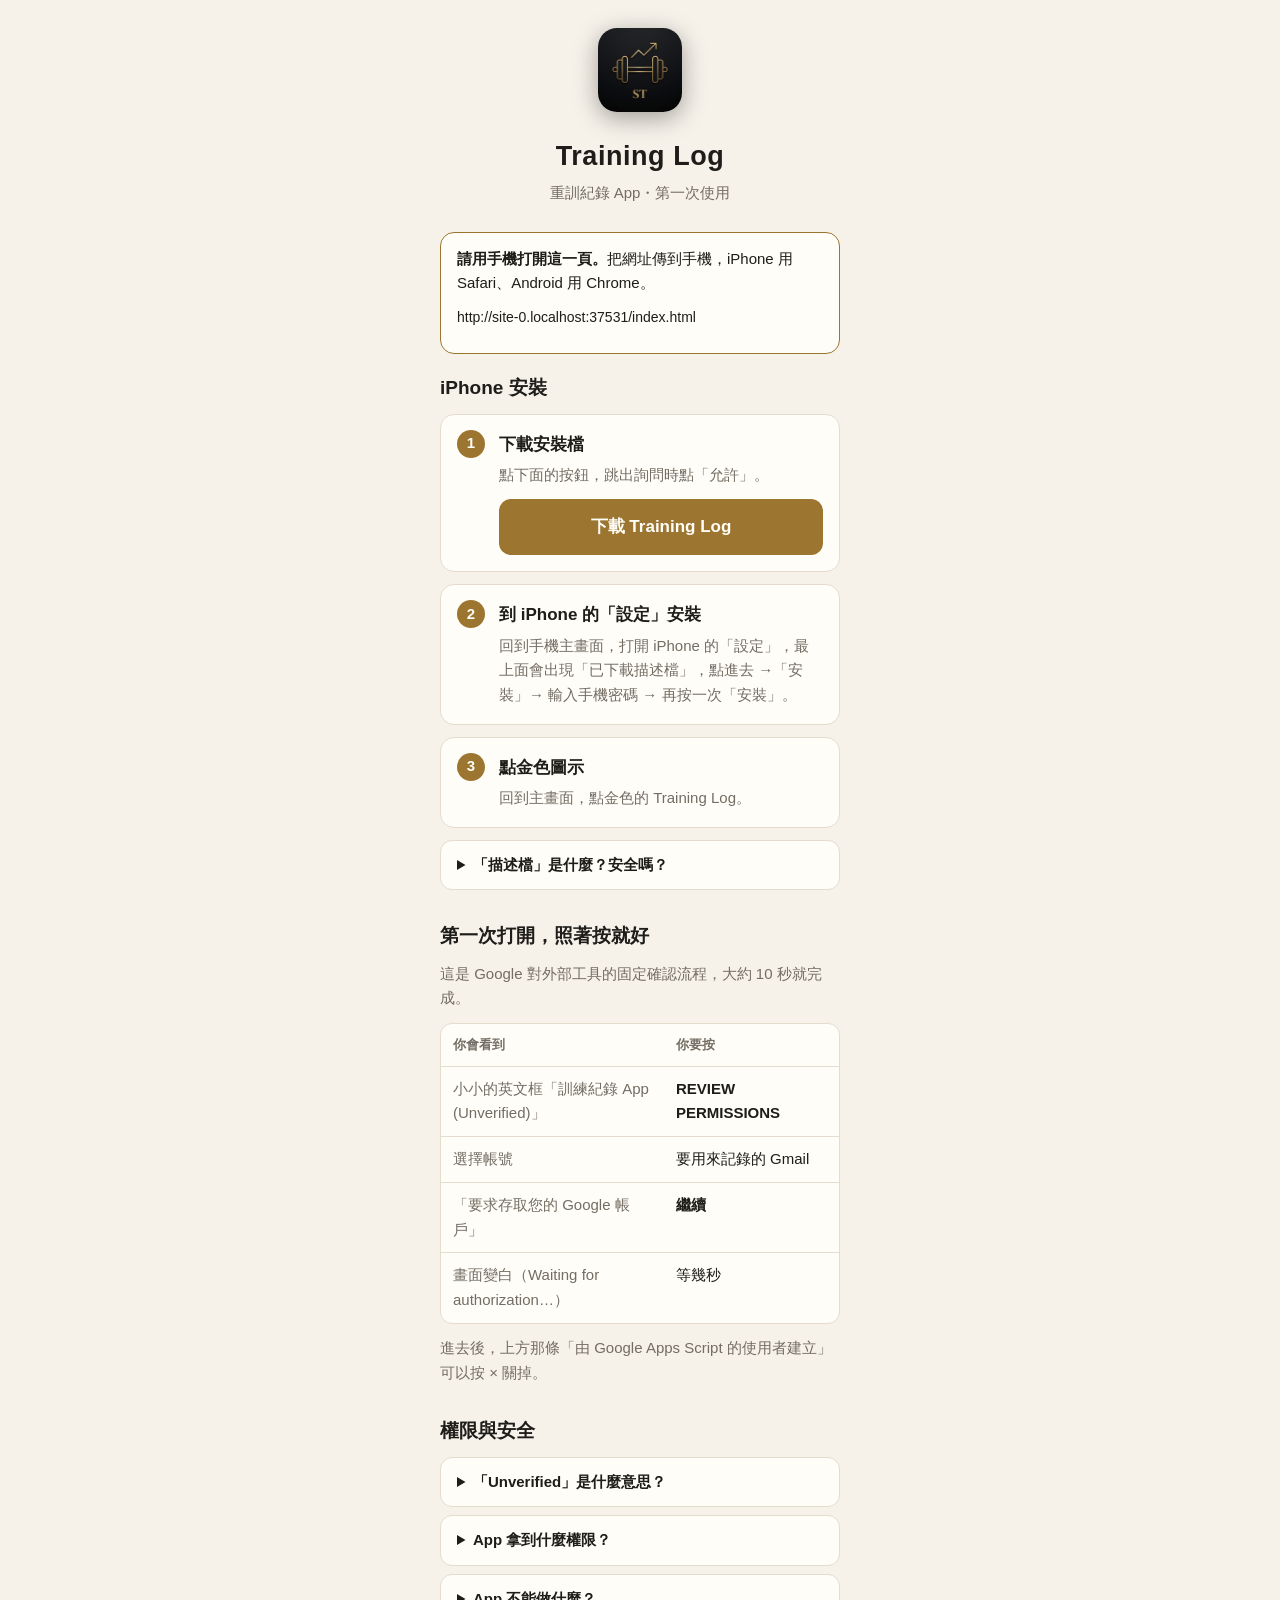
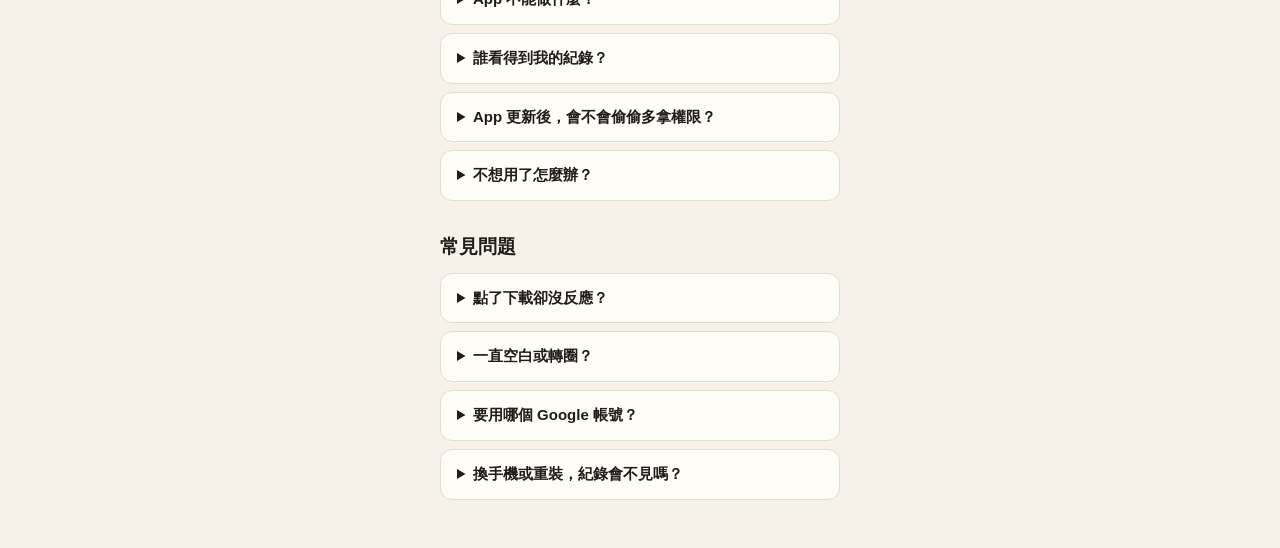
<file: index.html>
<!doctype html>
<html lang="zh-Hant">
<head>
<meta charset="utf-8">
<meta name="viewport" content="width=device-width,initial-scale=1,viewport-fit=cover">
<title>Training Log｜第一次使用</title>
<meta name="description" content="重訓紀錄 App。紀錄只存在你自己的 Google 雲端硬碟，只有你看得到。">
<!-- 分享預覽（LINE、Messenger 等）：沒有這些時會抓頁面裡的文字（包含隱藏的提示框） -->
<meta property="og:type" content="website">
<meta property="og:site_name" content="Training Log">
<meta property="og:title" content="Training Log｜重訓紀錄 App">
<meta property="og:description" content="重訓紀錄 App。紀錄只存在你自己的 Google 雲端硬碟，只有你看得到。">
<meta property="og:url" content="https://workhau185541-cpu.github.io/training-log/">
<meta property="og:image" content="https://workhau185541-cpu.github.io/training-log/icon-512.png">
<meta property="og:image:width" content="512">
<meta property="og:image:height" content="512">
<meta name="twitter:card" content="summary">
<link rel="apple-touch-icon" href="apple-touch-icon.png">
<link rel="icon" type="image/png" sizes="192x192" href="icon-192.png">
<meta name="theme-color" content="#121318">
<script>
  // LINE 內建瀏覽器裝不了描述檔：自動改用 Safari 打開
  (function () {
    var ua = navigator.userAgent;
    if (/ Line\//.test(ua) && location.search.indexOf('openExternalBrowser') < 0) {
      location.replace(location.pathname + '?openExternalBrowser=1');
    }
  })();
</script>
<style>
  :root{--bg:#121318;--card:#1b1d24;--line:#2a2d36;--ink:#efe6d4;--dust:#9c958a;--gold:#c8a35d;--on-gold:#16130c}
  @media (prefers-color-scheme: light){:root{--bg:#f6f2ea;--card:#fffdf8;--line:#e4dccd;--ink:#1f1d1a;--dust:#736d63;--gold:#9c7630;--on-gold:#fffdf8}}
  *{box-sizing:border-box}
  body{margin:0;background:var(--bg);color:var(--ink);font:16px/1.65 -apple-system,BlinkMacSystemFont,"PingFang TC","Noto Sans TC",sans-serif;-webkit-text-size-adjust:100%}
  main{max-width:440px;margin:0 auto;padding:calc(28px + env(safe-area-inset-top)) 20px calc(40px + env(safe-area-inset-bottom))}
  header{text-align:center;margin-bottom:26px}
  header img{width:84px;height:84px;border-radius:19px;box-shadow:0 6px 24px rgba(0,0,0,.35)}
  h1{font-size:27px;margin:14px 0 2px;letter-spacing:.02em}
  .sub{margin:0;color:var(--dust);font-size:15px}
  .note{background:var(--card);border:1px solid var(--gold);border-radius:14px;padding:14px 16px;margin-bottom:18px;font-size:15px}
  .note p{margin:0 0 10px}
  ol.steps{list-style:none;margin:0;padding:0;counter-reset:s}
  ol.steps>li{counter-increment:s;position:relative;background:var(--card);border:1px solid var(--line);border-radius:14px;padding:16px 16px 16px 58px;margin-bottom:12px}
  ol.steps>li::before{content:counter(s);position:absolute;left:16px;top:15px;width:28px;height:28px;border-radius:50%;background:var(--gold);color:var(--on-gold);font-weight:700;font-size:15px;display:flex;align-items:center;justify-content:center}
  h2{font-size:17px;margin:0 0 4px}
  h3{font-size:19px;margin:30px 0 10px}
  .steps p{margin:0;color:var(--dust);font-size:15px}
  .steps p+p{margin-top:6px}
  b{color:var(--ink);font-weight:600}
  .btn{display:block;width:100%;margin-top:12px;padding:14px;border:0;border-radius:12px;background:var(--gold);color:var(--on-gold);font:inherit;font-weight:700;font-size:17px;text-align:center;text-decoration:none;cursor:pointer}
  .btn.ghost{background:transparent;color:var(--gold);border:1px solid var(--gold);font-size:15px;padding:11px}
  details{background:var(--card);border:1px solid var(--line);border-radius:12px;padding:12px 16px;margin-bottom:8px;font-size:15px}
  summary{cursor:pointer;font-weight:600}
  details p{margin:8px 0 0;color:var(--dust)}
  .url{word-break:break-all;color:var(--ink);font-size:14px}
  ol.mini{margin:0 0 4px;padding-inline-start:20px;color:var(--dust)}
  ol.mini li+li{margin-top:4px}
  .lead{margin:0 0 12px;color:var(--dust);font-size:15px}
  .after{margin:12px 0 0;color:var(--dust);font-size:15px}
  details ul{margin:8px 0 0;padding-inline-start:20px;color:var(--dust)}
  details li+li{margin-top:4px}
  /* 「你會看到／你要按」：窄螢幕放不下就改成上下排 */
  table.flow{width:100%;border-collapse:separate;border-spacing:0;background:var(--card);border:1px solid var(--line);border-radius:12px;overflow:hidden;font-size:15px;table-layout:fixed}
  .flow th,.flow td{padding:10px 12px;text-align:left;vertical-align:top;overflow-wrap:anywhere}
  .flow th{color:var(--dust);font-weight:600;font-size:13px;border-bottom:1px solid var(--line)}
  .flow th:first-child,.flow td:first-child{width:56%}
  .flow tr+tr td{border-top:1px solid var(--line)}
  .flow td:first-child{color:var(--dust)}
  @media (max-width:359px){
    .flow thead{display:none}
    .flow,.flow tbody,.flow tr,.flow td{display:block;width:auto!important}
    .flow tr+tr{border-top:1px solid var(--line)}
    .flow tr+tr td{border-top:0}
    .flow td{padding:2px 12px}
    .flow tr td:first-child{padding-top:10px}
    .flow tr td:last-child{padding-bottom:10px}
    .flow td::before{content:attr(data-h)"：";color:var(--dust);font-size:13px}
  }
  section>h3:first-child{margin-top:0}
  [hidden]{display:none!important}
</style>
</head>
<body>
<main>
  <header>
    <img src="apple-touch-icon.png" alt="">
    <h1>Training Log</h1>
    <p class="sub">重訓紀錄 App・第一次使用</p>
  </header>

  <!-- 從舊版的主畫面圖示打開時（全螢幕模式下裝不了描述檔） -->
  <div class="note" id="oldIcon" hidden>
    <p><b>你點的是舊版的圖示。</b>新版要在 Safari 裡安裝：</p>
    <p>① 點下面的按鈕複製網址<br>② 打開 Safari 貼上，照步驟安裝<br>③ 裝好後，長按這個舊圖示 →「移除 App」。</p>
    <button class="btn ghost" data-copy>複製這頁網址</button>
  </div>

  <!-- 在 LINE 以外的 App 內建瀏覽器打開時 -->
  <div class="note" id="inApp" hidden>
    <p><b>請改用 Safari 打開這一頁，</b>App 裡的瀏覽器沒辦法安裝。</p>
    <p>點選單裡的「在 Safari 中打開」，或複製網址貼到 Safari。</p>
    <button class="btn ghost" data-copy>複製這頁網址</button>
  </div>

  <!-- 用電腦打開時 -->
  <div class="note" id="desktop" hidden>
    <p><b>請用手機打開這一頁。</b>把網址傳到手機，iPhone 用 Safari、Android 用 Chrome。</p>
    <p class="url" id="pageUrl"></p>
  </div>

  <!-- iPhone -->
  <section id="ios">
    <h3>iPhone 安裝</h3>
    <ol class="steps">
      <li>
        <h2>下載安裝檔</h2>
        <p>點下面的按鈕，跳出詢問時點「允許」。</p>
        <a class="btn" href="TrainingLog.mobileconfig">下載 Training Log</a>
      </li>
      <li>
        <h2>到 iPhone 的「設定」安裝</h2>
        <p>回到手機主畫面，打開 iPhone 的「設定」，最上面會出現「已下載描述檔」，點進去 →「安裝」→ 輸入手機密碼 → 再按一次「安裝」。</p>
      </li>
      <li>
        <h2>點金色圖示</h2>
        <p>回到主畫面，點金色的 Training Log。</p>
      </li>
    </ol>
    <details>
      <summary>「描述檔」是什麼？安全嗎？</summary>
      <p>這個描述檔只做一件事：在主畫面放一個 Training Log 圖示，點了會用全螢幕打開 App。它不會管理你的手機，也讀不到手機裡的任何資料。安裝前可以在「設定」裡先點開看內容。畫面寫「未簽署」，是因為沒有付費向 Apple 申請簽章，不影響安全。不想用了，到 iPhone 的「設定」→「一般」→「VPN 與裝置管理」就能移除。</p>
    </details>
  </section>

  <!-- Android（取代上面的 iPhone 區塊） -->
  <section id="android" hidden>
    <h3>Android 安裝</h3>
    <ol class="steps">
      <li>
        <h2>打開 App</h2>
        <p>用 Chrome 點下面的按鈕，登入你的 Google 帳號。</p>
        <a class="btn" href="https://script.google.com/macros/s/AKfycbxDWZ1124FQDlu1KshJsARIdvC5_BvFB0hkfL5W878RJ477UChN2mzhdn8EptuJ38ro/exec">打開 Training Log</a>
      </li>
      <li>
        <h2>加到主畫面</h2>
        <p>點右上角的 ⋮ →「加到主畫面」，之後從主畫面點開就好。</p>
      </li>
    </ol>
  </section>

  <h3>第一次打開，照著按就好</h3>
  <p class="lead">這是 Google 對外部工具的固定確認流程，大約 10 秒就完成。</p>
  <table class="flow">
    <thead><tr><th>你會看到</th><th>你要按</th></tr></thead>
    <tbody>
      <tr><td data-h="你會看到">小小的英文框「訓練紀錄 App (Unverified)」</td><td data-h="你要按"><b>REVIEW PERMISSIONS</b></td></tr>
      <tr><td data-h="你會看到">選擇帳號</td><td data-h="你要按">要用來記錄的 Gmail</td></tr>
      <tr><td data-h="你會看到">「要求存取您的 Google 帳戶」</td><td data-h="你要按"><b>繼續</b></td></tr>
      <tr><td data-h="你會看到">畫面變白（Waiting for authorization…）</td><td data-h="你要按">等幾秒</td></tr>
    </tbody>
  </table>
  <p class="after">進去後，上方那條「由 Google Apps Script 的使用者建立」可以按 × 關掉。</p>

  <h3>權限與安全</h3>
  <details>
    <summary>「Unverified」是什麼意思？</summary>
    <p>代表這個 App 沒有送 Google 做正式審查。正式審查是給公開上架、大量使用者的 App；這是朋友之間分享的個人工具，所以沒有送審。這不代表 App 有問題，只是 Google 提醒你：「這不是我們審查過的。」</p>
  </details>
  <details>
    <summary>App 拿到什麼權限？</summary>
    <p>只有一項：存取「這個 App 自己建立的檔案」，實際上就是你雲端硬碟裡一份叫「訓練紀錄」的試算表。</p>
  </details>
  <details>
    <summary>App 不能做什麼？</summary>
    <p>看不到你雲端硬碟裡的其他檔案，碰不到 Gmail、聯絡人、相簿、行事曆，也不能把資料傳到外部網站，因為它沒有對外連線的權限。</p>
  </details>
  <details>
    <summary>誰看得到我的紀錄？</summary>
    <p>只有你。試算表存在你自己的雲端硬碟，沒有分享給任何人，開發者也打不開。App 是用你的身分執行，存取的是你自己的檔案。開發者只看得到使用人數、有沒有出錯這類統計，看不到內容。</p>
  </details>
  <details>
    <summary>App 更新後，會不會偷偷多拿權限？</summary>
    <p>不會。只要 App 需要任何新權限，Google 都會重新跳出確認畫面，你同意了才算數。</p>
  </details>
  <details>
    <summary>不想用了怎麼辦？</summary>
    <ul>
      <li>收回權限：Google 帳號 →「安全性」→「第三方應用程式和服務」→「訓練紀錄 App」→ 移除存取權</li>
      <li>刪除資料：直接刪掉雲端硬碟裡的「訓練紀錄」試算表</li>
      <li>移除圖示：iPhone 的「設定」→「一般」→「VPN 與裝置管理」→ 移除 Training Log</li>
    </ul>
  </details>

  <h3>常見問題</h3>
  <details>
    <summary>點了下載卻沒反應？</summary>
    <p>請確認是用 Safari 打開這一頁，不是 LINE、IG 裡的瀏覽器，再點一次。</p>
  </details>
  <details>
    <summary>一直空白或轉圈？</summary>
    <p>把 App 從下往上滑掉，再點一次金色圖示。還是不行的話，截圖傳給分享給你的朋友。</p>
  </details>
  <details>
    <summary>要用哪個 Google 帳號？</summary>
    <p>建議用個人的 Gmail，學校或公司的帳號可能會被管理員擋下來。</p>
  </details>
  <details>
    <summary>換手機或重裝，紀錄會不見嗎？</summary>
    <p>不會。紀錄存在你的雲端硬碟，用同一個 Google 帳號登入就都回來了。</p>
  </details>
</main>

<script>
  (function () {
    var ua = navigator.userAgent;
    var isIOS = /iPhone|iPad|iPod/.test(ua) || (navigator.platform === 'MacIntel' && navigator.maxTouchPoints > 1);
    var isAndroid = /Android/.test(ua);
    var inApp = /FBAN|FBAV|Instagram|MicroMessenger|Line\/|Messenger|Threads/.test(ua);
    var pageUrl = location.origin + location.pathname;

    if (isAndroid) {
      document.getElementById('ios').hidden = true;
      document.getElementById('android').hidden = false;
    }
    var standalone = navigator.standalone === true || matchMedia('(display-mode: standalone)').matches;
    if (standalone && isIOS) document.getElementById('oldIcon').hidden = false;
    else if (inApp && isIOS) document.getElementById('inApp').hidden = false;
    if (!isIOS && !isAndroid) {
      document.getElementById('desktop').hidden = false;
      document.getElementById('pageUrl').textContent = pageUrl;
    }

    Array.prototype.forEach.call(document.querySelectorAll('[data-copy]'), function (copyBtn) {
      copyBtn.addEventListener('click', function () {
        var done = function () { copyBtn.textContent = '已複製，請貼到 Safari'; };
        if (navigator.clipboard) navigator.clipboard.writeText(pageUrl).then(done, function () { prompt('複製這個網址：', pageUrl); });
        else prompt('複製這個網址：', pageUrl);
      });
    });
  })();
</script>
</body>
</html>
</file>
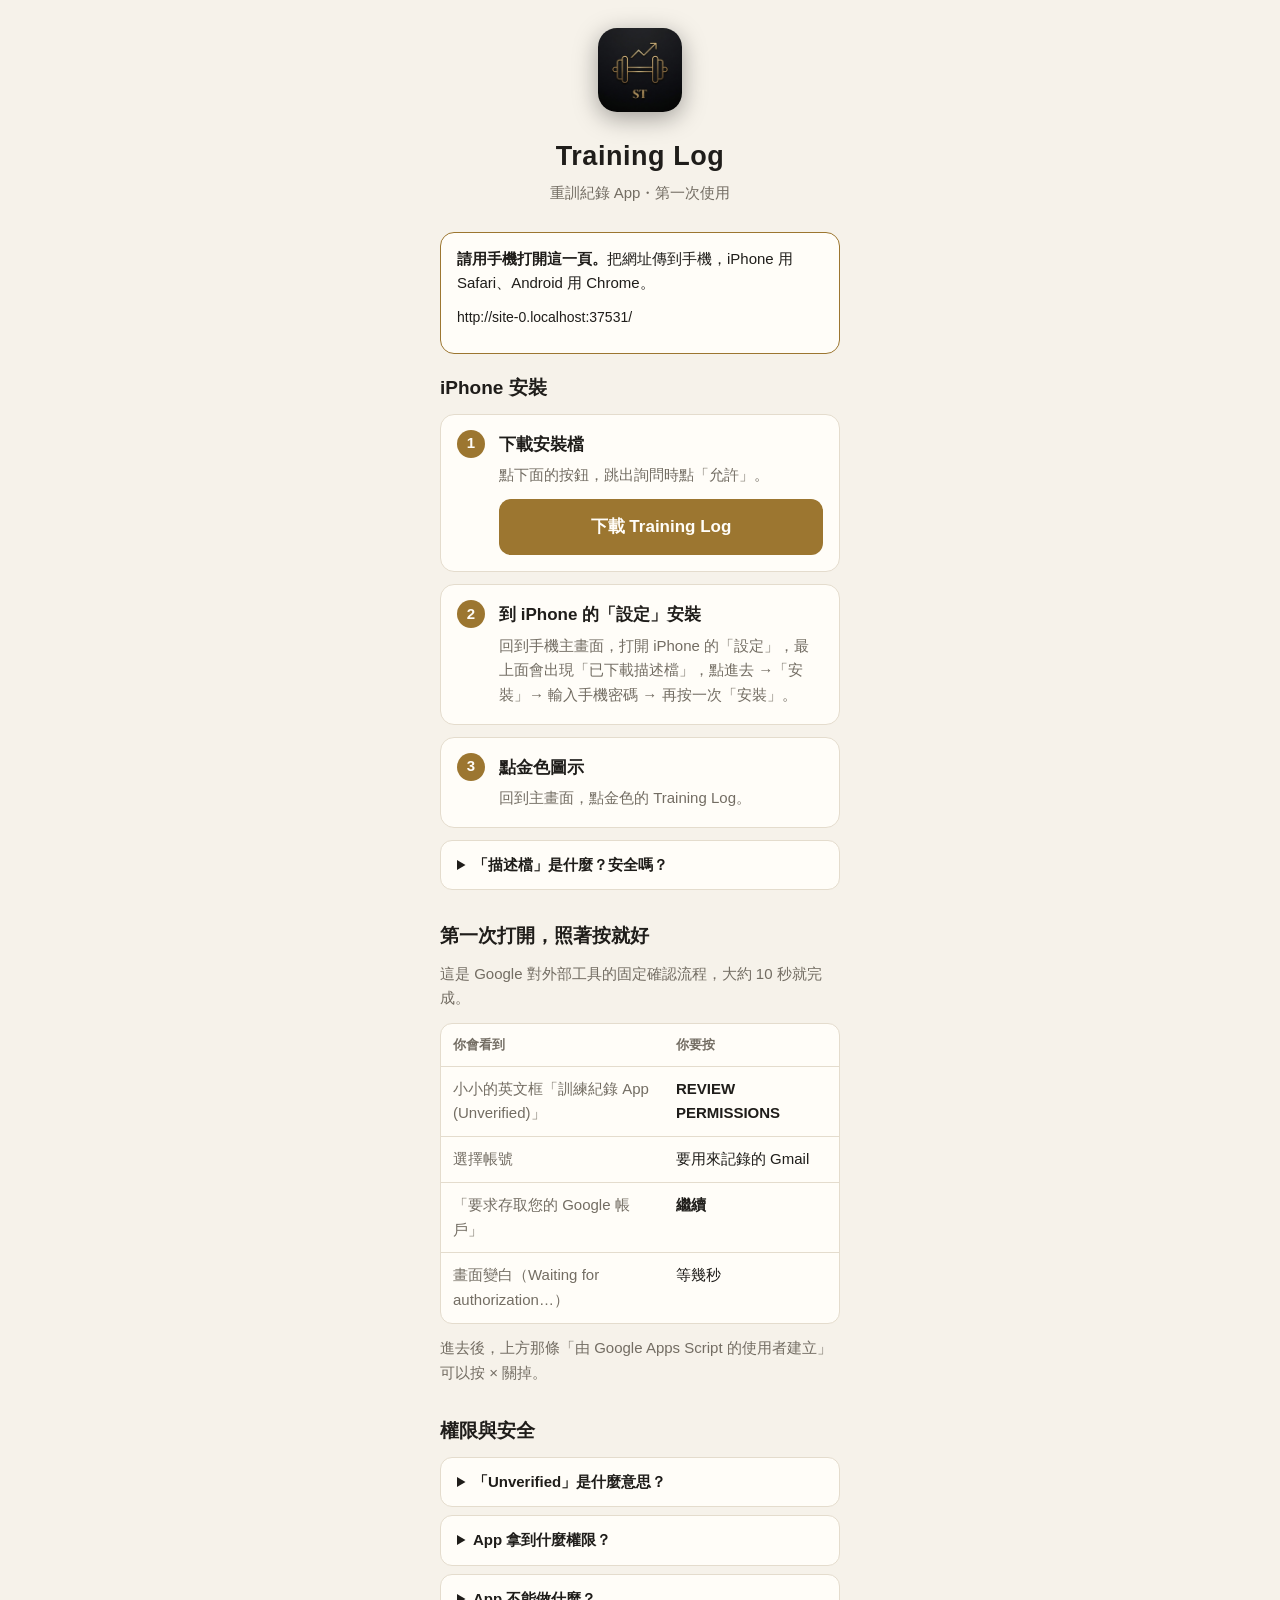
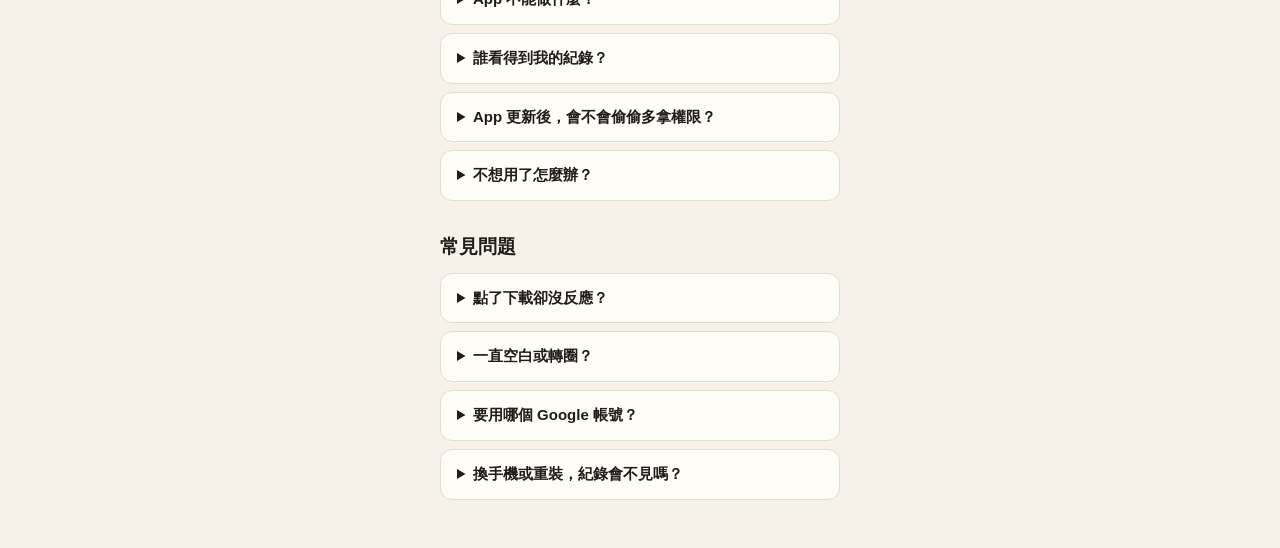
<file: fullscreen/index.html>
<!doctype html>
<html lang="zh-Hant">
<head>
<meta charset="utf-8">
<meta name="viewport" content="width=device-width,initial-scale=1">
<title>Training Log</title>
<!-- 舊的金色全螢幕測試版已停用：一律轉到第一次使用指南 -->
<meta http-equiv="refresh" content="0; url=../">
<script>location.replace('../');</script>
<style>body{margin:0;min-height:100vh;display:flex;align-items:center;justify-content:center;background:#121318;color:#efe6d4;font:16px -apple-system,"PingFang TC",sans-serif}a{color:#c8a35d}</style>
</head>
<body>
<p>這個版本已停用，<a href="../">前往新版安裝說明</a>。</p>
</body>
</html>
</file>
